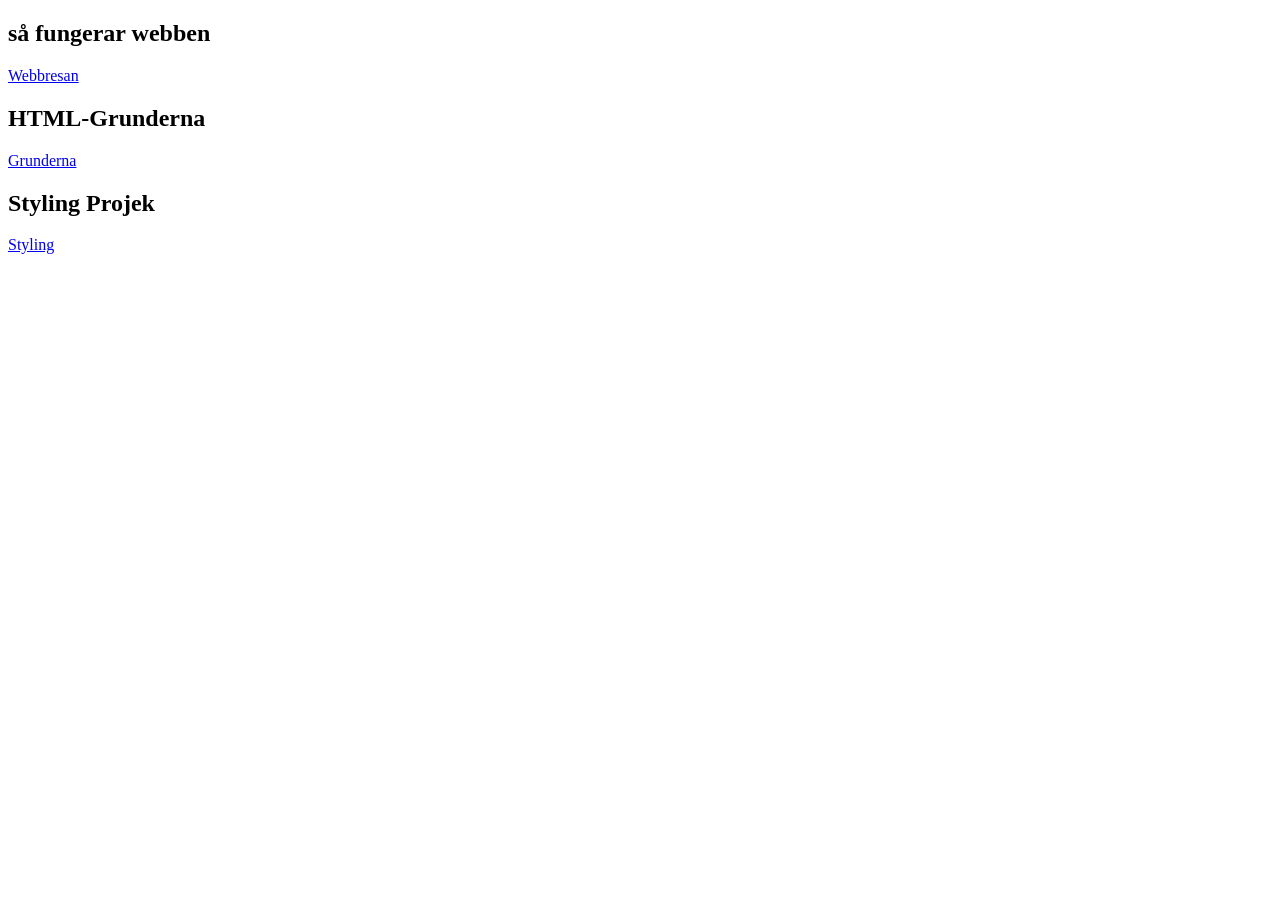
<file: index.html>
<!DOCTYPE html>
<html lang="en">
<head>
    <meta charset="UTF-8">
    <meta name="viewport" content="width=device-width, initial-scale=1.0">
    <title>Document</title>
</head>
<body>
    <section>
        <h1>så fungerar webben</h1>
        <a href="webbresan/index.html">Webbresan</a>
    </section>
    <section>
        <h1>HTML-Grunderna</h1>
        <a href="grunder/index.html">Grunderna</a>
    </section>
</body>
</html>
<section>
        <h1>Styling Projek</h1>
        <a href="Styling/index.html">Styling</a>
    </section>
    <body>
        
    </body>
</file>
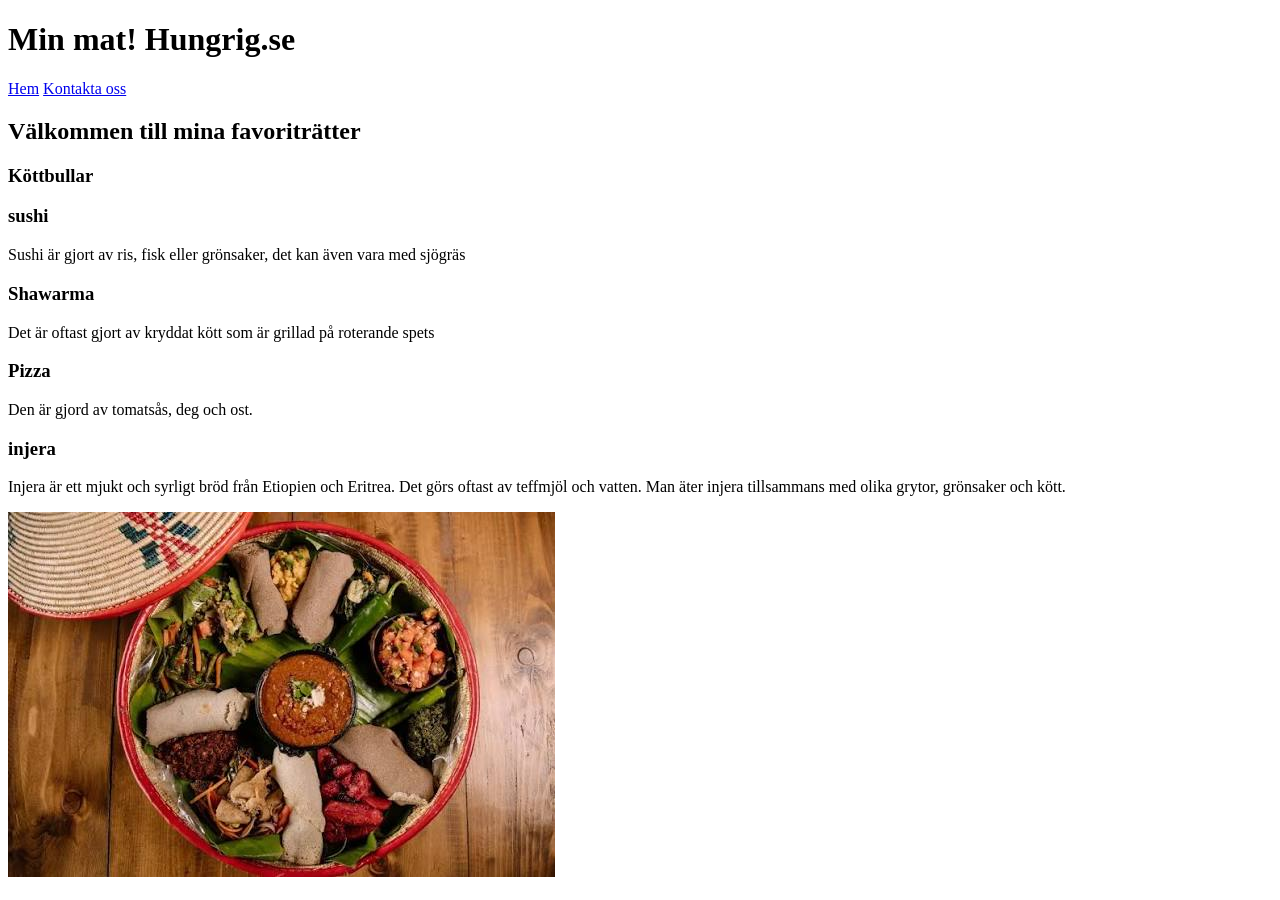
<file: grunder/index.html>
<!DOCTYPE html>
<html lang="en">

<head>
    <meta charset="UTF-8">
    <meta name="viewport" content="width=device-width, initial-scale=1.0">
    <title>Document</title>
</head>

<body>
    <header>
        <h1>Min mat! Hungrig.se</h1>
    </header>
    <nav>
        <a href="index.html">Hem</a>
        <a href="kontakta_oss.html">Kontakta oss</a>

    </nav>
    <main>
        <h2>Välkommen till mina favoriträtter</h2>
        
        <h3>Köttbullar</h3>
        
        <h3>sushi</h3>
        <p>Sushi är gjort av ris, fisk eller grönsaker, det kan även vara med sjögräs</p>
        
        <h3>Shawarma</h3>
        <p>Det är oftast gjort av kryddat kött som är grillad på roterande spets</p>

        <h3> Pizza </h3>
        <p>Den är gjord av tomatsås, deg och ost.</p>
        
        <h3> injera </h3>
        <p> Injera är ett mjukt och syrligt bröd från Etiopien och Eritrea. Det görs oftast av teffmjöl och vatten. Man äter injera tillsammans med olika grytor, grönsaker och kött.</p>
        <img src="imgs/injera.jpeg" alt="injera med ...">
    </main>
    <footer></footer>
</body>

</html>
</file>
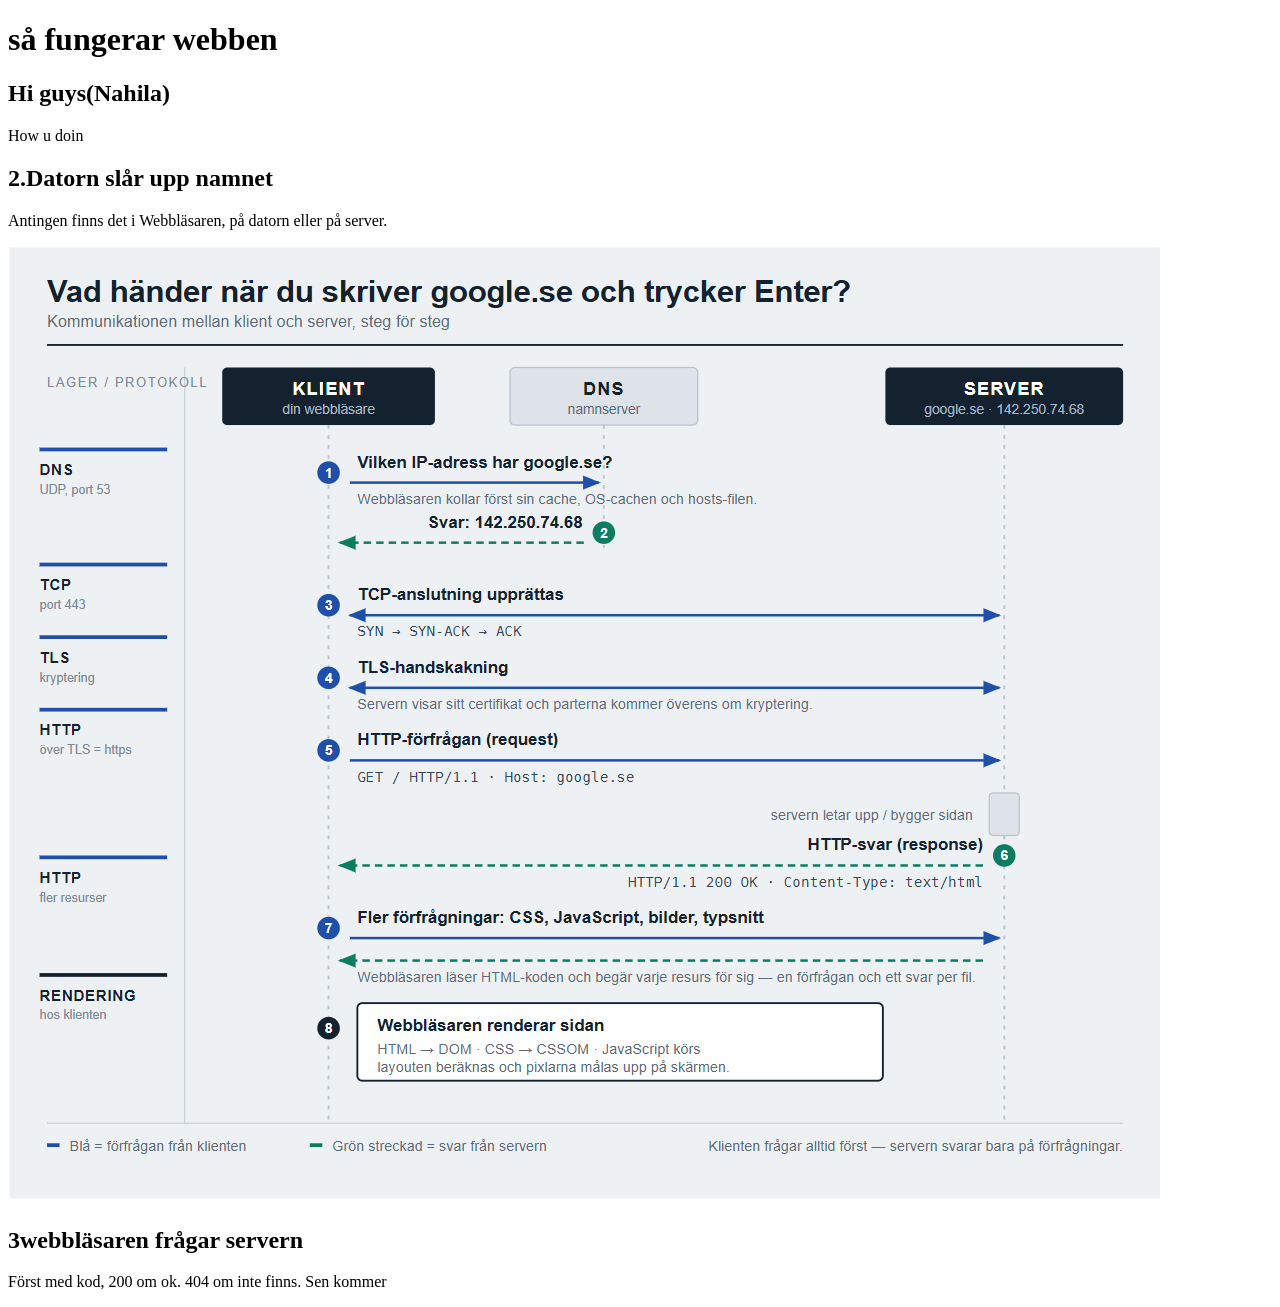
<file: webbresan/index.html>
<!DOCTYPE html>
<html>

    <head>
<title>Nahilasite.com</title>
    </head>

    <body>
        <header>
            <h1>så fungerar webben</h1
        </header>
        <main>
        </section>
            <h2>Hi guys(Nahila)</h2>
            <p>How u doin</p>
    </Section>
    <section>
        <h2>2.Datorn slår upp namnet</h2>
        <p>Antingen finns det i Webbläsaren, på datorn eller på server.</p>
        <img  src="imgs/dns.png" alt="DNS">
    </section>
    <section>
        <h2>3webbläsaren frågar servern</h2>
        <P> Först med kod, 200 om ok. 404 om inte finns. Sen kommer </HTML-koide></P>
    </section> 
    <section>

    </section>
    </body>
</html>
</file>
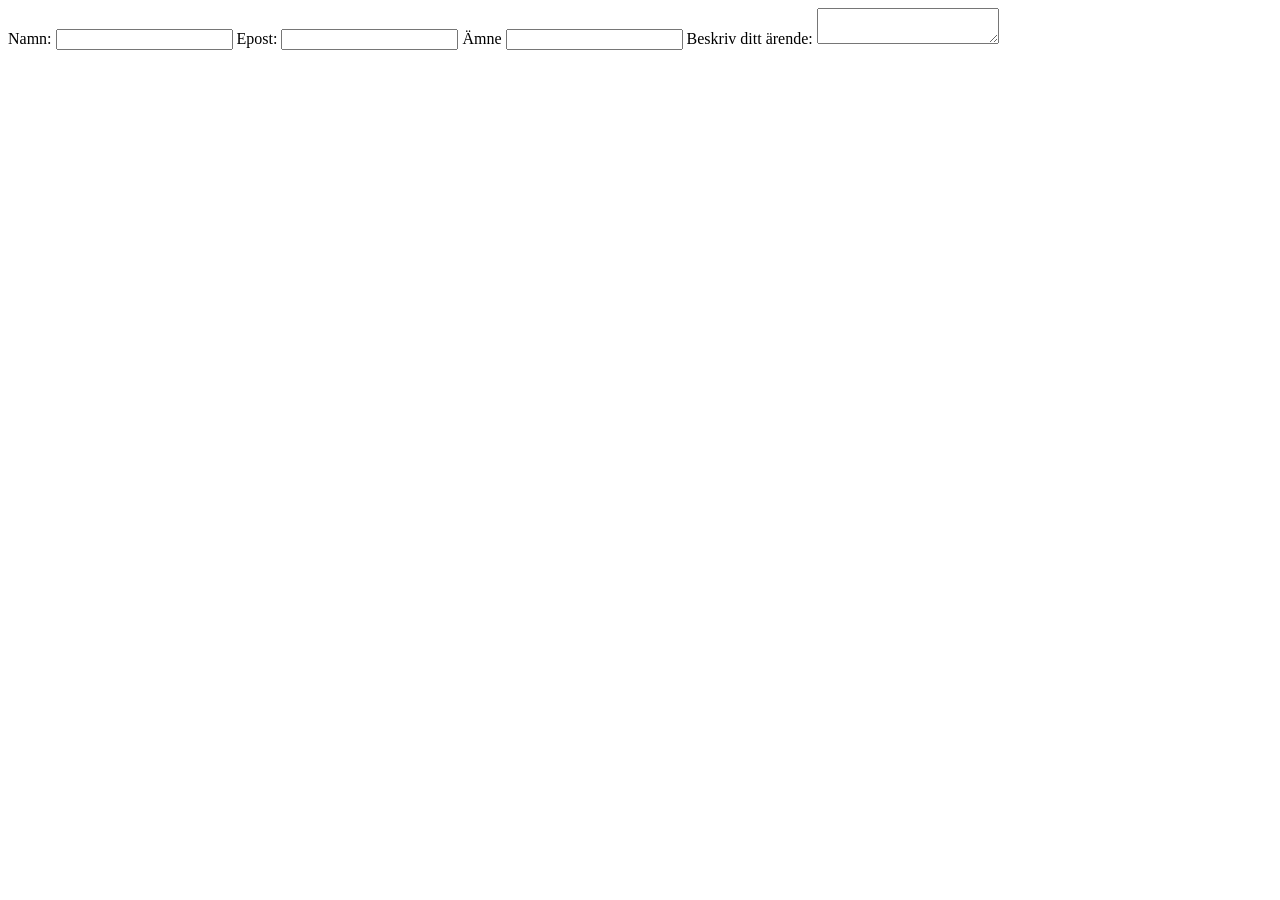
<file: grunder/kontakta_oss.html>
<!DOCTYPE html>
<html lang="en">
<head>
    <meta charset="UTF-8">
    <meta name="viewport" content="width=, initial-scale=1.0">
    <title>Document</title>
</head>
<body>
    <header></header>
    <nav></nav>
    <main>
        <form>
            <label for="namn">Namn:</label>
            <input type="text" name="name" id="name">

            <label for="epost">Epost:</label>
            <input type="email"name="email" id="email">
            
            <label for="subject">Ämne</label>
            <input type="text" name="subject" id="subject"> 

            <Label for="descripition"> Beskriv ditt ärende:</Label>
            <textarea name="descripition" id="description"></textarea>
        </form>
    </main>
    <footer></footer>
</body>
</html>
</file>
